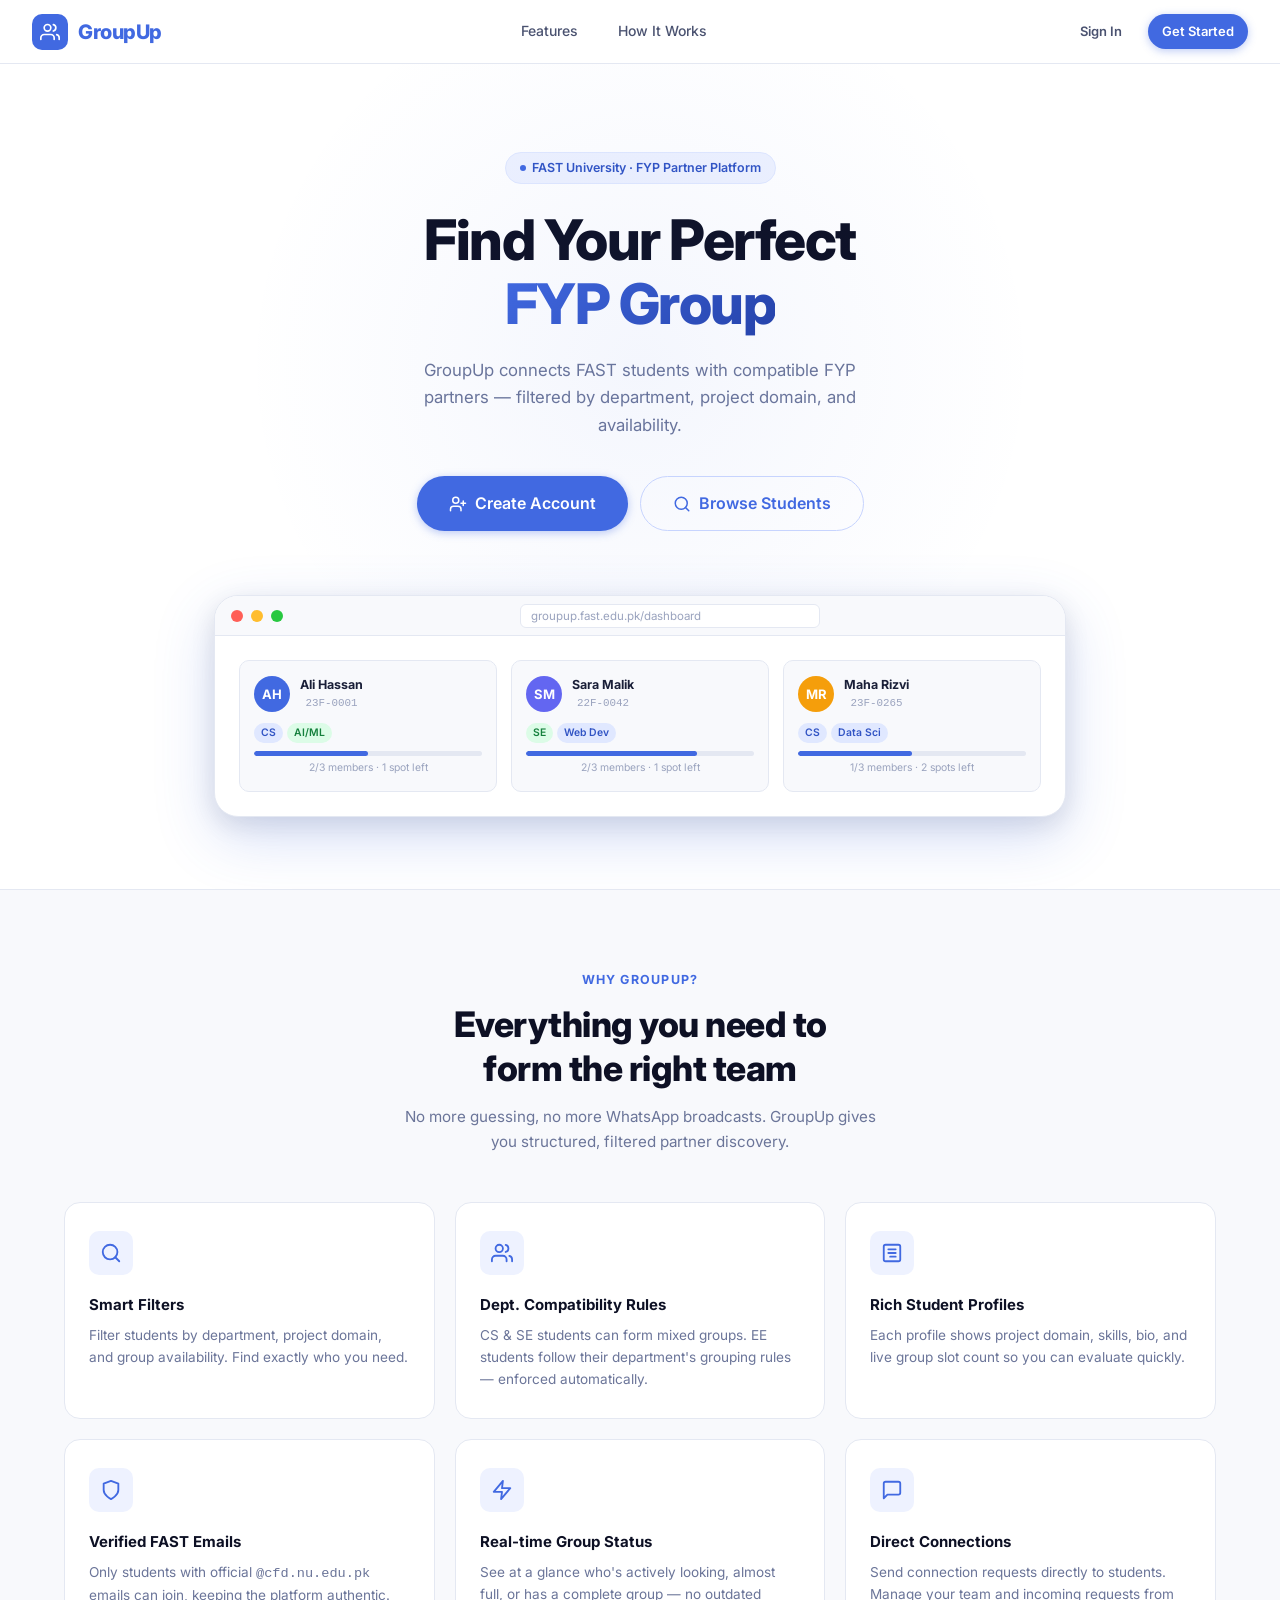
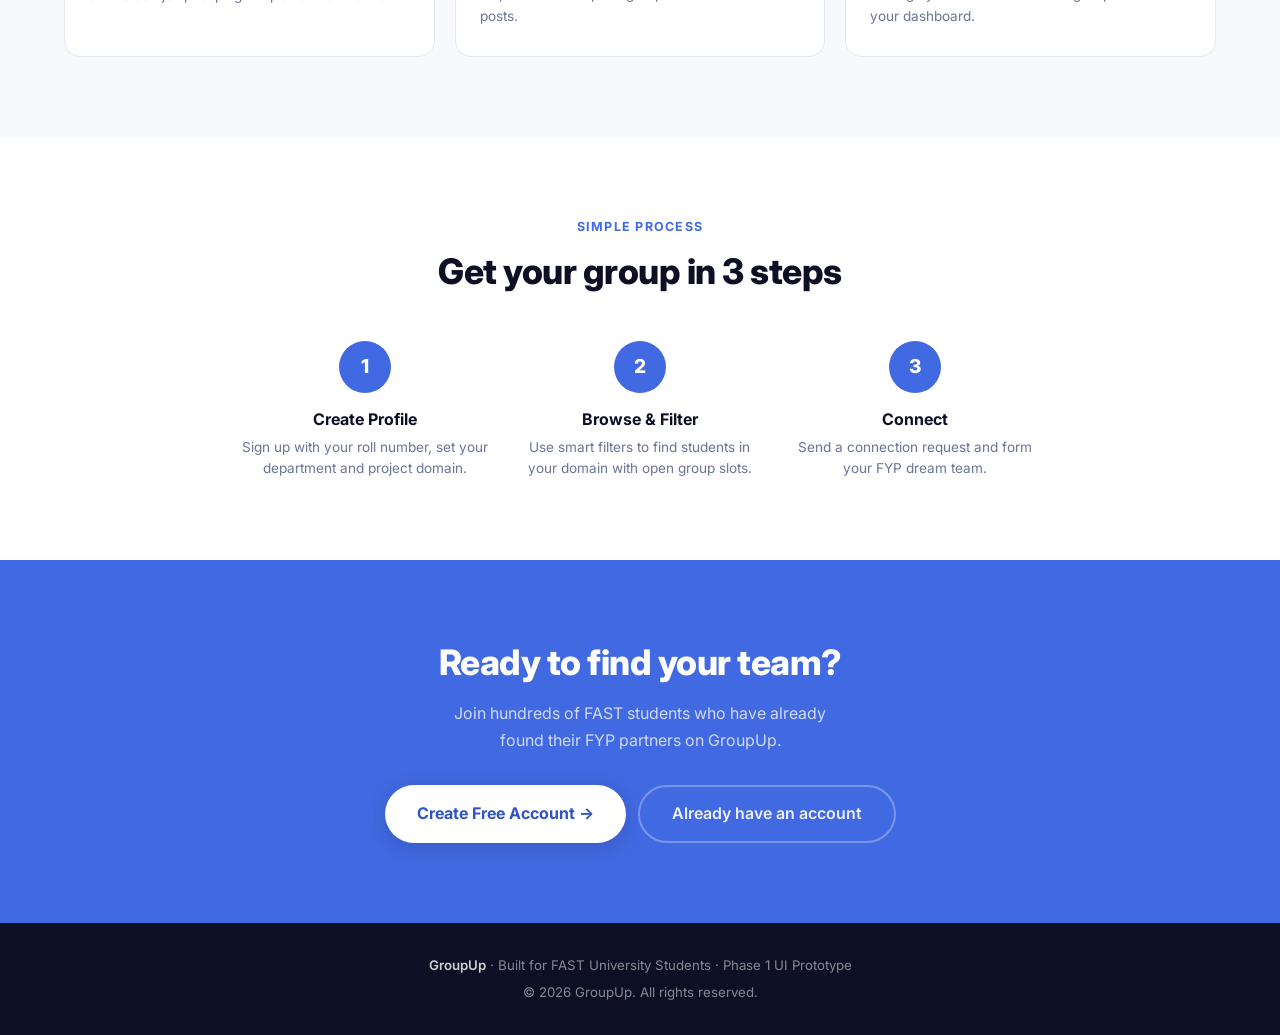
<file: index.html>
<!DOCTYPE html>
<html lang="en">
<head>
  <meta charset="UTF-8">
  <meta name="viewport" content="width=device-width, initial-scale=1.0">
  <title>GroupUp — FAST University FYP Partner Finder</title>
  <meta name="description" content="GroupUp helps FAST University students find the perfect FYP group partners. Filter by department, domain, and availability.">
  <link rel="stylesheet" href="css/style.css">
  <style>
    /* ── Landing specific ── */
    .landing-body { padding-top: 64px; }

    .hero-section {
      background: var(--white);
      padding: 88px 0 72px;
      text-align: center;
      border-bottom: 1px solid var(--gray-200);
      position: relative;
      overflow: hidden;
    }

    .hero-section::before {
      content: '';
      position: absolute;
      top: -100px; left: 50%; transform: translateX(-50%);
      width: 800px; height: 800px;
      background: radial-gradient(circle, rgba(65,105,225,.06) 0%, transparent 70%);
      pointer-events: none;
    }

    .hero-badge {
      display: inline-flex;
      align-items: center;
      gap: 6px;
      padding: 5px 14px;
      background: var(--blue-50);
      border: 1px solid var(--blue-100);
      border-radius: var(--radius-full);
      font-size: 0.78rem;
      font-weight: 600;
      color: var(--blue-600);
      margin-bottom: 24px;
    }

    .hero-badge .badge-dot {
      width: 6px; height: 6px;
      border-radius: 50%;
      background: var(--blue-500);
      animation: pulse 2s infinite;
    }

    .hero-title {
      font-size: clamp(2.2rem, 5vw, 3.5rem);
      font-weight: 800;
      color: var(--gray-900);
      letter-spacing: -1.5px;
      line-height: 1.15;
      max-width: 700px;
      margin: 0 auto 20px;
    }

    .hero-title span {
      background: linear-gradient(135deg, var(--blue-500) 0%, var(--blue-700) 100%);
      -webkit-background-clip: text;
      -webkit-text-fill-color: transparent;
      background-clip: text;
    }

    .hero-sub {
      font-size: 1.05rem;
      color: var(--gray-500);
      max-width: 500px;
      margin: 0 auto 36px;
      line-height: 1.65;
    }

    .hero-actions {
      display: flex;
      gap: 12px;
      justify-content: center;
      flex-wrap: wrap;
    }

    .hero-preview {
      margin: 64px auto 0;
      max-width: 900px;
      padding: 0 24px;
      position: relative;
    }

    .hero-preview-inner {
      background: var(--white);
      border: 1px solid var(--gray-200);
      border-radius: var(--radius-xl);
      box-shadow: var(--shadow-xl);
      overflow: hidden;
    }

    .preview-bar {
      height: 40px;
      background: var(--gray-50);
      border-bottom: 1px solid var(--gray-200);
      display: flex;
      align-items: center;
      padding: 0 16px;
      gap: 8px;
    }

    .preview-dot {
      width: 12px; height: 12px;
      border-radius: 50%;
    }

    .preview-dot.red   { background: #ff5f57; }
    .preview-dot.yellow{ background: #ffbd2e; }
    .preview-dot.green { background: #28c840; }

    .preview-url {
      flex: 1;
      background: var(--white);
      border: 1px solid var(--gray-200);
      border-radius: var(--radius-sm);
      height: 24px;
      display: flex;
      align-items: center;
      padding: 0 10px;
      font-size: 0.72rem;
      color: var(--gray-400);
      max-width: 300px;
      margin: 0 auto;
    }

    .preview-body {
      padding: 24px;
      display: grid;
      grid-template-columns: repeat(3, 1fr);
      gap: 14px;
    }

    .preview-card {
      background: var(--gray-50);
      border: 1px solid var(--gray-200);
      border-radius: var(--radius-md);
      padding: 14px;
    }

    .preview-card-head {
      display: flex;
      align-items: center;
      gap: 10px;
      margin-bottom: 10px;
    }

    .preview-avatar-sm {
      width: 36px; height: 36px;
      border-radius: 50%;
      background: var(--blue-500);
      display: flex;
      align-items: center;
      justify-content: center;
      font-size: 13px;
      font-weight: 700;
      color: white;
      flex-shrink: 0;
    }

    .preview-name { font-size: 0.78rem; font-weight: 700; color: var(--gray-800); }
    .preview-roll { font-size: 0.68rem; color: var(--gray-400); font-family: monospace; }
    .preview-bar-sm { height: 5px; background: var(--gray-200); border-radius: 99px; margin-top: 8px; overflow: hidden; }
    .preview-bar-fill { height: 100%; background: var(--blue-500); border-radius: 99px; }
    .preview-tags { display: flex; gap: 4px; flex-wrap: wrap; margin-top: 8px; }
    .preview-tag { padding: 2px 7px; background: var(--blue-100); color: var(--blue-600); border-radius: 99px; font-size: 0.65rem; font-weight: 600; }

    /* ── Features ── */
    .features-section {
      padding: 80px 0;
      background: var(--gray-50);
    }

    .section-eyebrow {
      font-size: 0.78rem;
      font-weight: 700;
      text-transform: uppercase;
      letter-spacing: .1em;
      color: var(--blue-500);
      margin-bottom: 12px;
    }

    .section-heading {
      font-size: clamp(1.6rem, 3vw, 2.2rem);
      font-weight: 800;
      color: var(--gray-900);
      letter-spacing: -0.5px;
      margin-bottom: 14px;
    }

    .section-body {
      font-size: 0.95rem;
      color: var(--gray-500);
      max-width: 480px;
      line-height: 1.65;
    }

    .features-grid {
      display: grid;
      grid-template-columns: repeat(3, 1fr);
      gap: 20px;
      margin-top: 48px;
    }

    .feature-card {
      background: var(--white);
      border: 1px solid var(--gray-200);
      border-radius: var(--radius-lg);
      padding: 28px 24px;
      transition: var(--transition-slow);
    }

    .feature-card:hover {
      box-shadow: var(--shadow-md);
      border-color: var(--blue-200);
      transform: translateY(-3px);
    }

    .feature-icon {
      width: 44px; height: 44px;
      background: var(--blue-50);
      border-radius: var(--radius-md);
      display: flex;
      align-items: center;
      justify-content: center;
      margin-bottom: 18px;
      color: var(--blue-500);
    }

    .feature-title {
      font-size: 0.9375rem;
      font-weight: 700;
      color: var(--gray-900);
      margin-bottom: 8px;
    }

    .feature-body {
      font-size: 0.85rem;
      color: var(--gray-500);
      line-height: 1.6;
    }

    /* ── CTA ── */
    .cta-section {
      padding: 80px 0;
      background: var(--blue-500);
      text-align: center;
    }

    .cta-section h2 {
      font-size: clamp(1.6rem, 3vw, 2.2rem);
      font-weight: 800;
      color: white;
      letter-spacing: -0.5px;
      margin-bottom: 16px;
    }

    .cta-section p {
      color: rgba(255,255,255,.75);
      font-size: 1rem;
      max-width: 400px;
      margin: 0 auto 32px;
      line-height: 1.65;
    }

    .cta-section .btn-white {
      background: white;
      color: var(--blue-600);
      font-weight: 700;
      box-shadow: 0 4px 20px rgba(0,0,0,.15);
    }

    .cta-section .btn-white:hover {
      background: var(--blue-50);
      transform: translateY(-2px);
    }

    /* ── Footer ── */
    .footer {
      background: var(--gray-900);
      color: rgba(255,255,255,.5);
      padding: 32px 0;
      text-align: center;
      font-size: 0.83rem;
    }

    .footer span { color: rgba(255,255,255,.8); font-weight: 600; }

    @media (max-width: 768px) {
      .features-grid { grid-template-columns: 1fr; }
      .preview-body  { grid-template-columns: 1fr 1fr; }
    }

    @media (max-width: 480px) {
      .preview-body { grid-template-columns: 1fr; }
    }
  </style>
</head>
<body class="landing-body" data-page="landing">

  <!-- ── Toast Container ── -->
  <div id="toast-container" class="toast-container"></div>

  <!-- ═══════════════════════════════════════════════════════
       NAVBAR
  ════════════════════════════════════════════════════════ -->
  <nav class="navbar" role="navigation" aria-label="Main navigation">
    <a href="index.html" class="nav-brand" aria-label="GroupUp home">
      <div class="brand-icon" aria-hidden="true">
        <svg width="20" height="20" viewBox="0 0 24 24" fill="none" stroke="white" stroke-width="2" stroke-linecap="round" stroke-linejoin="round">
          <path d="M17 21v-2a4 4 0 0 0-4-4H5a4 4 0 0 0-4 4v2"/>
          <circle cx="9" cy="7" r="4"/>
          <path d="M23 21v-2a4 4 0 0 0-3-3.87"/>
          <path d="M16 3.13a4 4 0 0 1 0 7.75"/>
        </svg>
      </div>
      GroupUp
    </a>

    <nav class="nav-links" aria-label="Page navigation">
      <a href="#features" class="nav-link">Features</a>
      <a href="#how" class="nav-link">How It Works</a>
    </nav>

    <div class="nav-actions">
      <a href="login.html" class="btn btn-ghost btn-sm">Sign In</a>
      <a href="signup.html" class="btn btn-primary btn-sm">Get Started</a>
    </div>
  </nav>

  <!-- ═══════════════════════════════════════════════════════
       HERO
  ════════════════════════════════════════════════════════ -->
  <section class="hero-section" aria-labelledby="hero-title">
    <div class="container">
      <div class="hero-badge">
        <span class="badge-dot" aria-hidden="true"></span>
        FAST University · FYP Partner Platform
      </div>

      <h1 class="hero-title" id="hero-title">
        Find Your Perfect<br><span>FYP Group</span>
      </h1>

      <p class="hero-sub">
        GroupUp connects FAST students with compatible FYP partners — filtered by department, project domain, and availability.
      </p>

      <div class="hero-actions">
        <a href="signup.html" class="btn btn-primary btn-lg">
          <svg width="18" height="18" viewBox="0 0 24 24" fill="none" stroke="currentColor" stroke-width="2" stroke-linecap="round" stroke-linejoin="round" aria-hidden="true"><path d="M16 21v-2a4 4 0 0 0-4-4H6a4 4 0 0 0-4 4v2"/><circle cx="9" cy="7" r="4"/><line x1="19" y1="8" x2="19" y2="14"/><line x1="22" y1="11" x2="16" y2="11"/></svg>
          Create Account
        </a>
        <a href="dashboard.html" class="btn btn-outline btn-lg">
          <svg width="18" height="18" viewBox="0 0 24 24" fill="none" stroke="currentColor" stroke-width="2" stroke-linecap="round" stroke-linejoin="round" aria-hidden="true"><circle cx="11" cy="11" r="8"/><line x1="21" y1="21" x2="16.65" y2="16.65"/></svg>
          Browse Students
        </a>
      </div>

      <!-- App preview mockup -->
      <div class="hero-preview">
        <div class="hero-preview-inner">
          <div class="preview-bar">
            <div class="preview-dot red" aria-hidden="true"></div>
            <div class="preview-dot yellow" aria-hidden="true"></div>
            <div class="preview-dot green" aria-hidden="true"></div>
            <div class="preview-url" aria-hidden="true">groupup.fast.edu.pk/dashboard</div>
          </div>
          <div class="preview-body" aria-label="Dashboard preview showing student cards">
            <div class="preview-card">
              <div class="preview-card-head">
                <div class="preview-avatar-sm" style="background:var(--blue-500)">AH</div>
                <div><div class="preview-name">Ali Hassan</div><div class="preview-roll">23F-0001</div></div>
              </div>
              <div class="preview-tags">
                <span class="preview-tag">CS</span>
                <span class="preview-tag" style="background:#dcfce7;color:#15803d">AI/ML</span>
              </div>
              <div class="preview-bar-sm"><div class="preview-bar-fill" style="width:50%"></div></div>
              <div style="font-size:.65rem;color:var(--gray-400);margin-top:4px">2/3 members · 1 spot left</div>
            </div>
            <div class="preview-card">
              <div class="preview-card-head">
                <div class="preview-avatar-sm" style="background:#6366f1">SM</div>
                <div><div class="preview-name">Sara Malik</div><div class="preview-roll">22F-0042</div></div>
              </div>
              <div class="preview-tags">
                <span class="preview-tag" style="background:#dcfce7;color:#15803d">SE</span>
                <span class="preview-tag">Web Dev</span>
              </div>
              <div class="preview-bar-sm"><div class="preview-bar-fill" style="width:75%"></div></div>
              <div style="font-size:.65rem;color:var(--gray-400);margin-top:4px">2/3 members · 1 spot left</div>
            </div>
            <div class="preview-card">
              <div class="preview-card-head">
                <div class="preview-avatar-sm" style="background:#f59e0b">MR</div>
                <div><div class="preview-name">Maha Rizvi</div><div class="preview-roll">23F-0265</div></div>
              </div>
              <div class="preview-tags">
                <span class="preview-tag">CS</span>
                <span class="preview-tag">Data Sci</span>
              </div>
              <div class="preview-bar-sm"><div class="preview-bar-fill" style="width:50%"></div></div>
              <div style="font-size:.65rem;color:var(--gray-400);margin-top:4px">1/3 members · 2 spots left</div>
            </div>
          </div>
        </div>
      </div>
    </div>
  </section>

  <!-- ═══════════════════════════════════════════════════════
       FEATURES
  ════════════════════════════════════════════════════════ -->
  <section class="features-section" id="features" aria-labelledby="features-heading">
    <div class="container">
      <div style="text-align:center; margin-bottom:0">
        <p class="section-eyebrow">Why GroupUp?</p>
        <h2 class="section-heading" id="features-heading" style="margin:0 auto 14px; text-align:center">Everything you need to<br>form the right team</h2>
        <p class="section-body" style="margin:0 auto; text-align:center">No more guessing, no more WhatsApp broadcasts. GroupUp gives you structured, filtered partner discovery.</p>
      </div>

      <div class="features-grid">

        <div class="feature-card">
          <div class="feature-icon" aria-hidden="true">
            <svg width="22" height="22" viewBox="0 0 24 24" fill="none" stroke="currentColor" stroke-width="2" stroke-linecap="round" stroke-linejoin="round"><circle cx="11" cy="11" r="8"/><line x1="21" y1="21" x2="16.65" y2="16.65"/></svg>
          </div>
          <div class="feature-title">Smart Filters</div>
          <p class="feature-body">Filter students by department, project domain, and group availability. Find exactly who you need.</p>
        </div>

        <div class="feature-card">
          <div class="feature-icon" aria-hidden="true">
            <svg width="22" height="22" viewBox="0 0 24 24" fill="none" stroke="currentColor" stroke-width="2" stroke-linecap="round" stroke-linejoin="round"><path d="M17 21v-2a4 4 0 0 0-4-4H5a4 4 0 0 0-4 4v2"/><circle cx="9" cy="7" r="4"/><path d="M23 21v-2a4 4 0 0 0-3-3.87"/><path d="M16 3.13a4 4 0 0 1 0 7.75"/></svg>
          </div>
          <div class="feature-title">Dept. Compatibility Rules</div>
          <p class="feature-body">CS & SE students can form mixed groups. EE students follow their department's grouping rules — enforced automatically.</p>
        </div>

        <div class="feature-card">
          <div class="feature-icon" aria-hidden="true">
            <svg width="22" height="22" viewBox="0 0 24 24" fill="none" stroke="currentColor" stroke-width="2" stroke-linecap="round" stroke-linejoin="round"><rect x="3" y="3" width="18" height="18" rx="2" ry="2"/><line x1="16" y1="8" x2="8" y2="8"/><line x1="16" y1="12" x2="8" y2="12"/><line x1="16" y1="16" x2="10" y2="16"/></svg>
          </div>
          <div class="feature-title">Rich Student Profiles</div>
          <p class="feature-body">Each profile shows project domain, skills, bio, and live group slot count so you can evaluate quickly.</p>
        </div>

        <div class="feature-card">
          <div class="feature-icon" aria-hidden="true">
            <svg width="22" height="22" viewBox="0 0 24 24" fill="none" stroke="currentColor" stroke-width="2" stroke-linecap="round" stroke-linejoin="round"><path d="M12 22s8-4 8-10V5l-8-3-8 3v7c0 6 8 10 8 10z"/></svg>
          </div>
          <div class="feature-title">Verified FAST Emails</div>
          <p class="feature-body">Only students with official <code>@cfd.nu.edu.pk</code> emails can join, keeping the platform authentic.</p>
        </div>

        <div class="feature-card">
          <div class="feature-icon" aria-hidden="true">
            <svg width="22" height="22" viewBox="0 0 24 24" fill="none" stroke="currentColor" stroke-width="2" stroke-linecap="round" stroke-linejoin="round"><polygon points="13 2 3 14 12 14 11 22 21 10 12 10 13 2"/></svg>
          </div>
          <div class="feature-title">Real-time Group Status</div>
          <p class="feature-body">See at a glance who's actively looking, almost full, or has a complete group — no outdated posts.</p>
        </div>

        <div class="feature-card">
          <div class="feature-icon" aria-hidden="true">
            <svg width="22" height="22" viewBox="0 0 24 24" fill="none" stroke="currentColor" stroke-width="2" stroke-linecap="round" stroke-linejoin="round"><path d="M21 15a2 2 0 0 1-2 2H7l-4 4V5a2 2 0 0 1 2-2h14a2 2 0 0 1 2 2z"/></svg>
          </div>
          <div class="feature-title">Direct Connections</div>
          <p class="feature-body">Send connection requests directly to students. Manage your team and incoming requests from your dashboard.</p>
        </div>

      </div>
    </div>
  </section>

  <!-- ═══════════════════════════════════════════════════════
       HOW IT WORKS
  ════════════════════════════════════════════════════════ -->
  <section style="padding:80px 0;background:var(--white);" id="how" aria-labelledby="how-heading">
    <div class="container">
      <div style="text-align:center;margin-bottom:48px">
        <p class="section-eyebrow">Simple Process</p>
        <h2 class="section-heading" id="how-heading" style="text-align:center">Get your group in 3 steps</h2>
      </div>

      <div style="display:grid;grid-template-columns:repeat(3,1fr);gap:24px;max-width:800px;margin:0 auto;text-align:center">
        <div>
          <div style="width:52px;height:52px;background:var(--blue-500);border-radius:50%;display:flex;align-items:center;justify-content:center;font-size:1.2rem;font-weight:800;color:white;margin:0 auto 16px">1</div>
          <h3 style="font-size:1rem;font-weight:700;margin-bottom:8px;color:var(--gray-900)">Create Profile</h3>
          <p style="font-size:0.85rem;color:var(--gray-500);line-height:1.6">Sign up with your roll number, set your department and project domain.</p>
        </div>
        <div>
          <div style="width:52px;height:52px;background:var(--blue-500);border-radius:50%;display:flex;align-items:center;justify-content:center;font-size:1.2rem;font-weight:800;color:white;margin:0 auto 16px">2</div>
          <h3 style="font-size:1rem;font-weight:700;margin-bottom:8px;color:var(--gray-900)">Browse & Filter</h3>
          <p style="font-size:0.85rem;color:var(--gray-500);line-height:1.6">Use smart filters to find students in your domain with open group slots.</p>
        </div>
        <div>
          <div style="width:52px;height:52px;background:var(--blue-500);border-radius:50%;display:flex;align-items:center;justify-content:center;font-size:1.2rem;font-weight:800;color:white;margin:0 auto 16px">3</div>
          <h3 style="font-size:1rem;font-weight:700;margin-bottom:8px;color:var(--gray-900)">Connect</h3>
          <p style="font-size:0.85rem;color:var(--gray-500);line-height:1.6">Send a connection request and form your FYP dream team.</p>
        </div>
      </div>
    </div>
  </section>

  <!-- ═══════════════════════════════════════════════════════
       CTA
  ════════════════════════════════════════════════════════ -->
  <section class="cta-section" aria-labelledby="cta-heading">
    <div class="container">
      <h2 id="cta-heading">Ready to find your team?</h2>
      <p>Join hundreds of FAST students who have already found their FYP partners on GroupUp.</p>
      <div style="display:flex;gap:12px;justify-content:center;flex-wrap:wrap;">
        <a href="signup.html" class="btn btn-white btn-lg">
          Create Free Account →
        </a>
        <a href="login.html" class="btn btn-lg" style="border:2px solid rgba(255,255,255,.3);color:rgba(255,255,255,.9);">
          Already have an account
        </a>
      </div>
    </div>
  </section>

  <!-- ═══════════════════════════════════════════════════════
       FOOTER
  ════════════════════════════════════════════════════════ -->
  <footer class="footer" role="contentinfo">
    <p><span>GroupUp</span> · Built for FAST University Students · Phase 1 UI Prototype</p>
    <p style="margin-top:6px">&copy; 2026 GroupUp. All rights reserved.</p>
  </footer>

  <script src="js/app.js"></script>
  <script>
    document.addEventListener('DOMContentLoaded', () => {
      initPageAnimation();
      initNavbarScroll();
    });
  </script>
</body>
</html>
</file>
<file: css/style.css>
/* ============================================================
   GroupUp — Global Design System
   Color Palette: White & Royal Blue
   Font: Inter (Google Fonts)
   ============================================================ */

@import url('https://fonts.googleapis.com/css2?family=Inter:wght@300;400;500;600;700;800&display=swap');

/* ── CSS Variables ─────────────────────────────────────────── */
:root {
  --blue-50:  #eef2ff;
  --blue-100: #e0e8ff;
  --blue-200: #c7d4fe;
  --blue-400: #7b9ef7;
  --blue-500: #4169E1;   /* Royal Blue */
  --blue-600: #3154c4;
  --blue-700: #2441a8;
  --blue-800: #1a318c;
  --white:    #ffffff;
  --gray-50:  #f8f9fc;
  --gray-100: #f1f3f9;
  --gray-200: #e4e8f2;
  --gray-300: #cdd3e5;
  --gray-400: #9aa3be;
  --gray-500: #6b7599;
  --gray-600: #4a5270;
  --gray-700: #2e3452;
  --gray-800: #1a1f38;
  --gray-900: #0d1024;

  --shadow-sm:  0 1px 3px rgba(65,105,225,.08), 0 1px 2px rgba(0,0,0,.04);
  --shadow-md:  0 4px 16px rgba(65,105,225,.12), 0 2px 6px rgba(0,0,0,.06);
  --shadow-lg:  0 8px 32px rgba(65,105,225,.18), 0 4px 12px rgba(0,0,0,.08);
  --shadow-xl:  0 20px 60px rgba(65,105,225,.22), 0 8px 24px rgba(0,0,0,.1);

  --radius-sm:  6px;
  --radius-md:  10px;
  --radius-lg:  16px;
  --radius-xl:  24px;
  --radius-full: 9999px;

  --transition: all 0.2s cubic-bezier(0.4, 0, 0.2, 1);
  --transition-slow: all 0.35s cubic-bezier(0.4, 0, 0.2, 1);
}

/* ── Reset & Base ──────────────────────────────────────────── */
*, *::before, *::after { box-sizing: border-box; margin: 0; padding: 0; }

html { font-size: 16px; scroll-behavior: smooth; }

body {
  font-family: 'Inter', system-ui, -apple-system, sans-serif;
  background-color: var(--gray-50);
  color: var(--gray-800);
  line-height: 1.6;
  -webkit-font-smoothing: antialiased;
}

a { text-decoration: none; color: inherit; }
img { max-width: 100%; display: block; }
button { cursor: pointer; font-family: inherit; border: none; background: none; }
input, textarea, select { font-family: inherit; }
ul { list-style: none; }

/* ── Typography ────────────────────────────────────────────── */
h1, h2, h3, h4, h5, h6 { font-weight: 700; line-height: 1.25; color: var(--gray-900); }

/* ── Layout Utilities ──────────────────────────────────────── */
.container {
  width: 100%;
  max-width: 1200px;
  margin: 0 auto;
  padding: 0 24px;
}

.flex { display: flex; }
.flex-col { flex-direction: column; }
.items-center { align-items: center; }
.justify-center { justify-content: center; }
.justify-between { justify-content: space-between; }
.gap-4 { gap: 16px; }
.gap-6 { gap: 24px; }
.gap-8 { gap: 32px; }
.w-full { width: 100%; }
.text-center { text-align: center; }

/* ── Navbar ────────────────────────────────────────────────── */
.navbar {
  position: fixed;
  top: 0; left: 0; right: 0;
  height: 64px;
  background: rgba(255,255,255,0.92);
  backdrop-filter: blur(16px);
  -webkit-backdrop-filter: blur(16px);
  border-bottom: 1px solid var(--gray-200);
  z-index: 1000;
  display: flex;
  align-items: center;
  padding: 0 32px;
  justify-content: space-between;
  transition: var(--transition);
}

.navbar.scrolled {
  box-shadow: var(--shadow-md);
}

.nav-brand {
  display: flex;
  align-items: center;
  gap: 10px;
  font-size: 1.25rem;
  font-weight: 800;
  color: var(--blue-500);
  letter-spacing: -0.5px;
}

.nav-brand .brand-icon {
  width: 36px;
  height: 36px;
  background: var(--blue-500);
  border-radius: var(--radius-md);
  display: flex;
  align-items: center;
  justify-content: center;
  color: white;
  font-size: 18px;
}

.nav-links {
  display: flex;
  align-items: center;
  gap: 8px;
}

.nav-link {
  padding: 8px 16px;
  border-radius: var(--radius-full);
  font-size: 0.875rem;
  font-weight: 500;
  color: var(--gray-600);
  transition: var(--transition);
}

.nav-link:hover {
  background: var(--blue-50);
  color: var(--blue-500);
}

.nav-link.active {
  color: var(--blue-500);
  background: var(--blue-50);
}

.nav-actions {
  display: flex;
  align-items: center;
  gap: 12px;
}

/* ── Buttons ───────────────────────────────────────────────── */
.btn {
  display: inline-flex;
  align-items: center;
  justify-content: center;
  gap: 8px;
  padding: 10px 22px;
  border-radius: var(--radius-full);
  font-size: 0.875rem;
  font-weight: 600;
  transition: var(--transition);
  white-space: nowrap;
  position: relative;
  overflow: hidden;
}

.btn::after {
  content: '';
  position: absolute;
  inset: 0;
  background: rgba(255,255,255,0);
  transition: var(--transition);
}

.btn:hover::after {
  background: rgba(255,255,255,0.12);
}

.btn-primary {
  background: var(--blue-500);
  color: var(--white);
  box-shadow: 0 2px 8px rgba(65,105,225,.35);
}

.btn-primary:hover {
  background: var(--blue-600);
  transform: translateY(-1px);
  box-shadow: 0 4px 16px rgba(65,105,225,.45);
}

.btn-primary:active {
  transform: translateY(0);
  box-shadow: 0 1px 4px rgba(65,105,225,.3);
}

.btn-outline {
  background: transparent;
  color: var(--blue-500);
  border: 1.5px solid var(--blue-200);
}

.btn-outline:hover {
  border-color: var(--blue-500);
  background: var(--blue-50);
  transform: translateY(-1px);
}

.btn-ghost {
  background: transparent;
  color: var(--gray-600);
}

.btn-ghost:hover {
  background: var(--gray-100);
  color: var(--gray-800);
}

.btn-lg {
  padding: 14px 32px;
  font-size: 1rem;
  border-radius: var(--radius-full);
}

.btn-sm {
  padding: 7px 14px;
  font-size: 0.8125rem;
}

.btn-icon {
  padding: 9px;
  border-radius: var(--radius-md);
  color: var(--gray-500);
}

.btn-icon:hover {
  background: var(--gray-100);
  color: var(--gray-800);
}

.btn:disabled {
  opacity: 0.55;
  cursor: not-allowed;
  transform: none !important;
}

/* ── Form Elements ─────────────────────────────────────────── */
.form-group {
  display: flex;
  flex-direction: column;
  gap: 6px;
}

.form-label {
  font-size: 0.8125rem;
  font-weight: 600;
  color: var(--gray-700);
  letter-spacing: 0.01em;
}

.form-input {
  width: 100%;
  padding: 11px 14px;
  border: 1.5px solid var(--gray-200);
  border-radius: var(--radius-md);
  font-size: 0.9rem;
  color: var(--gray-800);
  background: var(--white);
  transition: var(--transition);
  outline: none;
}

.form-input::placeholder { color: var(--gray-400); }

.form-input:hover { border-color: var(--gray-300); }

.form-input:focus {
  border-color: var(--blue-500);
  box-shadow: 0 0 0 3px rgba(65,105,225,.12);
  background: var(--white);
}

.form-input.error { border-color: #e53e3e; box-shadow: 0 0 0 3px rgba(229,62,62,.1); }
.form-input-icon-wrap { position: relative; }
.form-input-icon-wrap .form-input { padding-left: 42px; }
.form-input-icon-wrap .input-icon {
  position: absolute; left: 13px; top: 50%; transform: translateY(-50%);
  color: var(--gray-400); font-size: 16px; pointer-events: none;
}
.form-input-icon-wrap .input-icon-right {
  position: absolute; right: 13px; top: 50%; transform: translateY(-50%);
  color: var(--gray-400); cursor: pointer; font-size: 16px;
  transition: var(--transition);
}
.form-input-icon-wrap .input-icon-right:hover { color: var(--gray-700); }
.form-hint { font-size: 0.75rem; color: var(--gray-500); margin-top: 3px; }
.form-error { font-size: 0.75rem; color: #e53e3e; margin-top: 3px; display: none; }
.form-error.visible { display: block; }

/* ── Cards ─────────────────────────────────────────────────── */
.card {
  background: var(--white);
  border-radius: var(--radius-lg);
  border: 1px solid var(--gray-200);
  box-shadow: var(--shadow-sm);
  transition: var(--transition-slow);
}

.card:hover {
  box-shadow: var(--shadow-md);
  border-color: var(--blue-200);
  transform: translateY(-2px);
}

/* ── Badges ────────────────────────────────────────────────── */
.badge {
  display: inline-flex;
  align-items: center;
  gap: 5px;
  padding: 3px 10px;
  border-radius: var(--radius-full);
  font-size: 0.73rem;
  font-weight: 600;
  letter-spacing: 0.02em;
}

.badge-blue { background: var(--blue-100); color: var(--blue-600); }
.badge-green { background: #dcfce7; color: #15803d; }
.badge-purple { background: #ede9fe; color: #6d28d9; }
.badge-orange { background: #fef3c7; color: #92400e; }
.badge-red { background: #fee2e2; color: #991b1b; }
.badge-gray { background: var(--gray-100); color: var(--gray-600); }

/* ── Divider ───────────────────────────────────────────────── */
.divider {
  display: flex;
  align-items: center;
  gap: 12px;
  color: var(--gray-400);
  font-size: 0.8125rem;
  font-weight: 500;
}
.divider::before, .divider::after {
  content: ''; flex: 1;
  height: 1px; background: var(--gray-200);
}

/* ── Toast Notifications ───────────────────────────────────── */
.toast-container {
  position: fixed;
  top: 80px; right: 24px;
  z-index: 9999;
  display: flex;
  flex-direction: column;
  gap: 8px;
  pointer-events: none;
}

.toast {
  display: flex;
  align-items: center;
  gap: 10px;
  padding: 12px 16px;
  background: var(--white);
  border: 1px solid var(--gray-200);
  border-radius: var(--radius-md);
  box-shadow: var(--shadow-lg);
  font-size: 0.875rem;
  font-weight: 500;
  color: var(--gray-800);
  pointer-events: all;
  animation: toastIn 0.3s cubic-bezier(0.175, 0.885, 0.32, 1.275);
  min-width: 280px;
  max-width: 360px;
}

.toast.success .toast-icon { color: #16a34a; }
.toast.error .toast-icon { color: #dc2626; }
.toast.info .toast-icon { color: var(--blue-500); }

@keyframes toastIn {
  from { opacity: 0; transform: translateX(20px) scale(0.96); }
  to   { opacity: 1; transform: translateX(0)   scale(1); }
}

@keyframes toastOut {
  from { opacity: 1; transform: translateX(0) scale(1); }
  to   { opacity: 0; transform: translateX(20px) scale(0.96); }
}

.toast.exiting { animation: toastOut 0.25s ease forwards; }

/* ── Loading Spinner ───────────────────────────────────────── */
.spinner {
  width: 18px; height: 18px;
  border: 2.5px solid rgba(255,255,255,0.35);
  border-top-color: var(--white);
  border-radius: 50%;
  animation: spin 0.7s linear infinite;
}

.spinner.dark {
  border-color: rgba(65,105,225,.2);
  border-top-color: var(--blue-500);
}

@keyframes spin { to { transform: rotate(360deg); } }

/* ── Page Transition ───────────────────────────────────────── */
.page-enter {
  animation: none;
}

@keyframes pageEnter {
  from { opacity: 0; transform: translateY(12px); }
  to   { opacity: 1; transform: translateY(0); }
}

/* ── Scrollbar Styling ─────────────────────────────────────── */
::-webkit-scrollbar { width: 6px; height: 6px; }
::-webkit-scrollbar-track { background: var(--gray-100); }
::-webkit-scrollbar-thumb { background: var(--gray-300); border-radius: 99px; }
::-webkit-scrollbar-thumb:hover { background: var(--blue-400); }

/* ── Responsive ────────────────────────────────────────────── */
@media (max-width: 768px) {
  .navbar { padding: 0 16px; }
  .container { padding: 0 16px; }
  .nav-links { display: none; }
}
</file>
